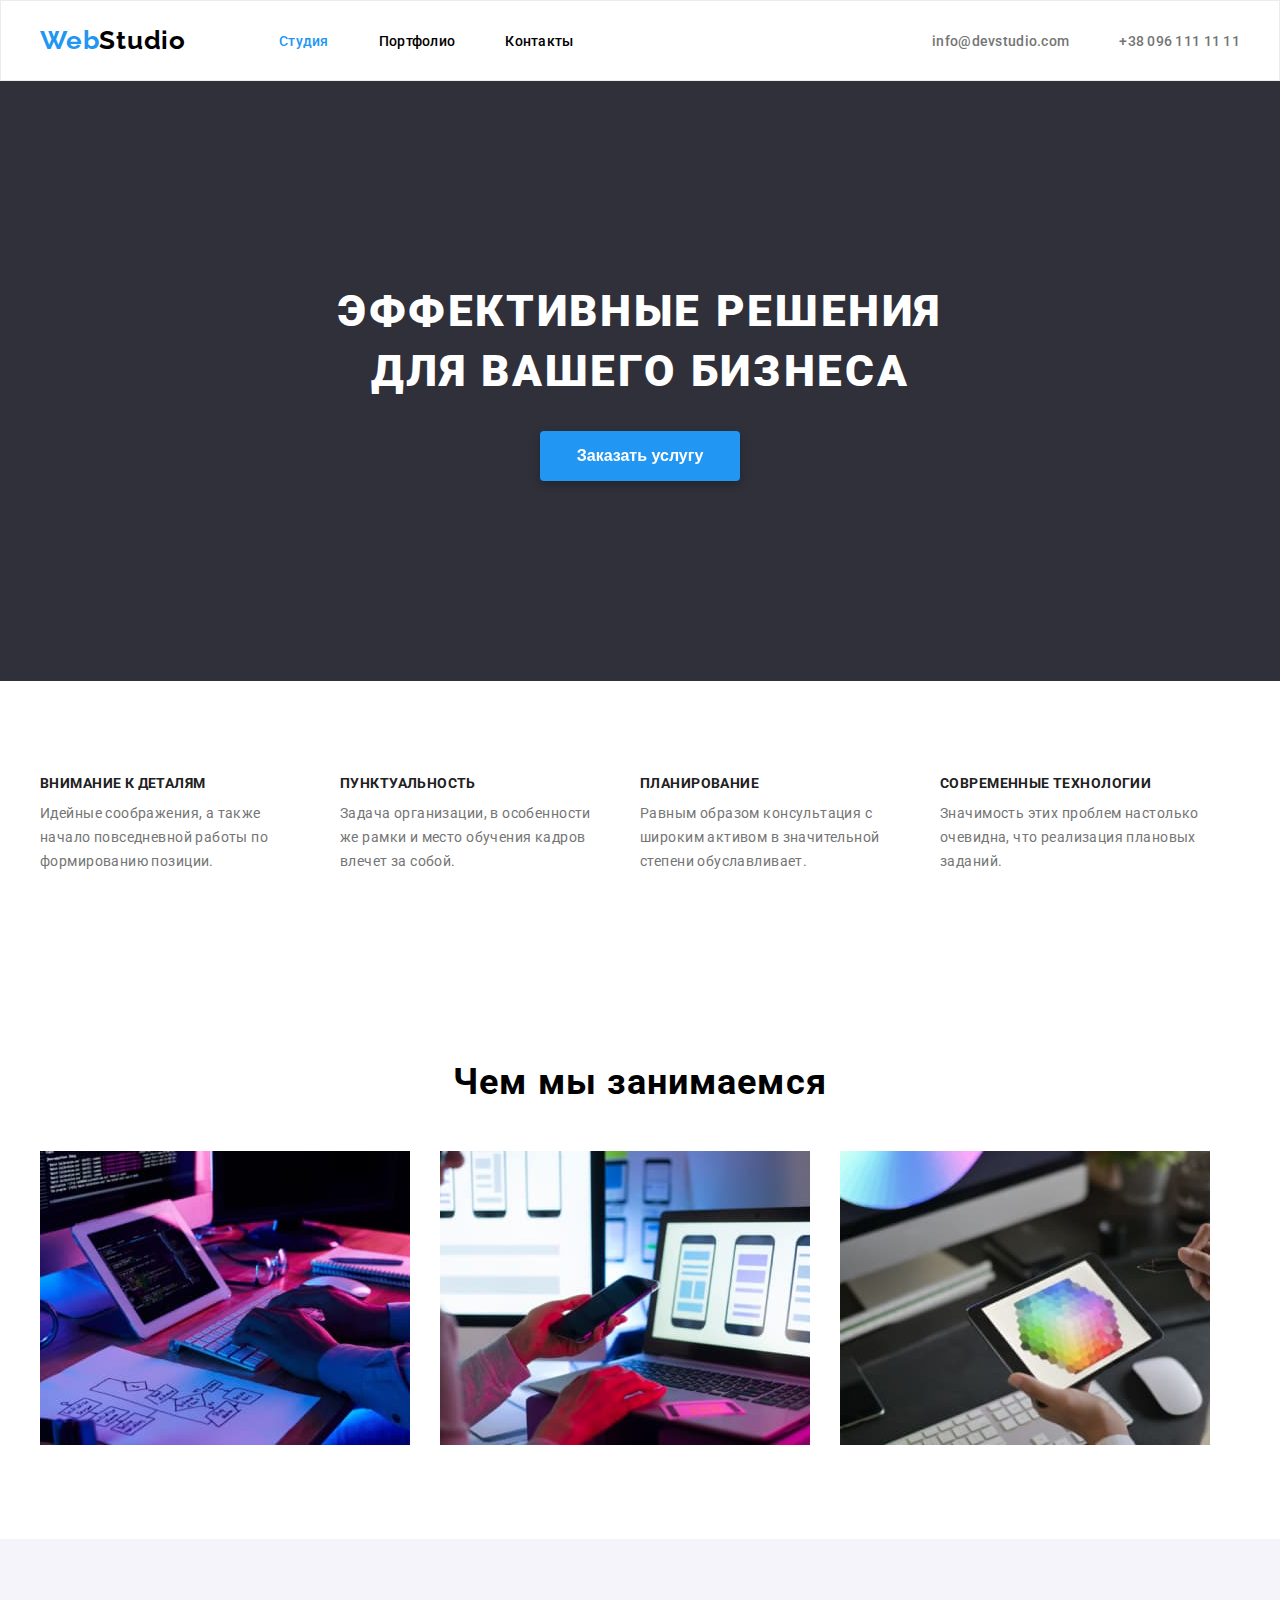
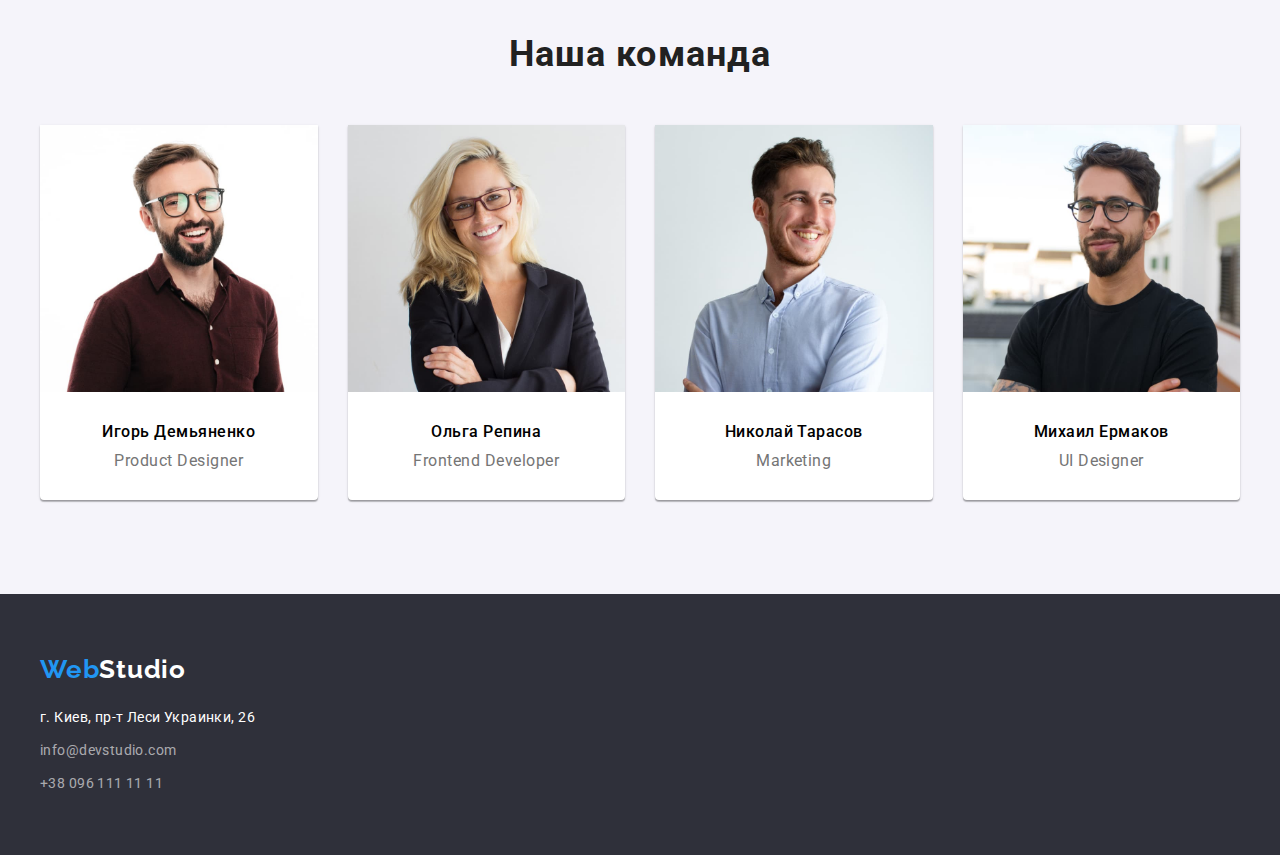
<file: index.html>
<!DOCTYPE html>
<html lang="ru">

<head>
    <meta charset="UTF-8">
    <meta http-equiv="X-UA-Compatible" content="IE=edge">
    <meta name="viewport" content="width=device-width, initial-scale=1.0">
    <link rel="stylesheet" href="./css/studio.css">
    <link rel="preconnect" href="https://fonts.googleapis.com">
    <link rel="preconnect" href="https://fonts.gstatic.com" crossorigin>
    <link href="https://fonts.googleapis.com/css2?family=Raleway:wght@700&family=Roboto:wght@400;500;700;900&display=swap" rel="stylesheet">
    <title>Студия</title>
</head>

<body>
    <!-- Header -->
    <header class="header">
        <div class="container">
            <div class="header__block">
                    <a href="">
                        <p class="headerlogo"><span class="headerrow">Web</span>Studio</p>
                    </a>

                <nav class="header-nav">
                    <ul class="header-list">
                        <li class="header-list__item">
                            <a class="header-list__link studio" href="index.html">Студия</a>
                        </li>

                        <li class="header-list__item">
                            <a class="header-list__link" href="./html/portfolio.html">Портфолио</a>
                        </li>

                        <li class="header-list__item">
                            <a class="header-list__link" href="">Контакты</a>
                        </li>
                    </ul>
                </nav>


                <ul class="contacts-list">
                    <li class="contacts-list__item">
                        <a class="contacts-list__link" href="mailto:info@devstudio.com">
                            info@devstudio.com
                        </a>
                    </li>

                    <li class="contacts-list__item">
                        <a class="contacts-list__link" href="tel:380961111111">
                            +38 096 111 11 11
                        </a>
                    </li>
                </ul>
           </div>
        </div>
    </header>

<main>
    <!-- Order services -->
    <section class="services">
        <h1 class="services__title">ЭФФЕКТИВНЫЕ РЕШЕНИЯ <br/> ДЛЯ ВАШЕГО БИЗНЕСА</h1>
        <button class="services__button" type="button">Заказать услугу</button>
    </section>

    <!-- Skills -->
    <section class="section">
        <div class="container">
            <ul class="skill-list">
                <li class="skill-list__item">
                    <h2 class="skill-list__title">ВНИМАНИЕ К ДЕТАЛЯМ</h2>
                    <p class="skill-list__subtitle">Идейные соображения, а также начало повседневной работы по
                        формированию
                        позиции.
                    </p>
                </li>

                <li class="skill-list__item">
                    <h2 class="skill-list__title">ПУНКТУАЛЬНОСТЬ</h2>
                    <p class="skill-list__subtitle">Задача организации, в особенности же рамки и место обучения
                        кадров
                        влечет за собой.
                    </p>
                </li>

                <li class="skill-list__item">
                    <h2 class="skill-list__title">ПЛАНИРОВАНИЕ</h2>
                    <p class="skill-list__subtitle">Равным образом консультация с широким активом в значительной
                        степени
                        обуславливает.
                    </p>
                </li>

                <li class="skill-list__item">
                    <h2 class="skill-list__title">СОВРЕМЕННЫЕ ТЕХНОЛОГИИ</h2>
                    <p class="skill-list__subtitle">Значимость этих проблем настолько очевидна, что реализация
                        плановых
                        заданий.
                    </p>
                </li>
            </ul>
        </div>
    </section>

    <!-- Our work -->
    <section class="section">
        <div class="container">
            <h3 class="work__title">Чем мы занимаемся</h3>

            <ul class="work-list">
                <li class="work-list__item">
                    <img class="work-list__img" src="./images/programming.jpg" alt="Programming" width="370" height="294">
                </li>

                <li class="work-list__item">
                    <img class="work-list__img" src="./images/adaptive.jpg" alt="Adaptive" width="370" height="294">
                </li>

                <li class="work-list__item">
                    <img class="work-list__img" src="./images/design.jpg" alt="Design" width="370" height="294">
                </li>
            </ul>
        </div>
    </section>

    <!-- Our team -->
    <section class="section team">
        <div class="container">
            <h4 class="team__title">Наша команда</h4>

            <ul class="team-list">
                <li class="team-list__item">
                    <img class="team-list__img" src="./images/igor.jpg" alt="Team member Igor" width="270" height="260">
                    <h5 class="team-list__name">Игорь Демьяненко</h5>
                    <p class="team-list__position">Product Designer</p>
                </li>


                <li class="team-list__item">
                    <img class="team-list__img" src="./images/olga.jpg" alt="Team member Olga" width="270" height="260">
                    <h5 class="team-list__name">Ольга Репина</h5>
                    <p class="team-list__position">Frontend Developer</p>
                </li>

                <li class="team-list__item">
                    <img class="team-list__img" src="./images/kolya.jpg" alt="Team member Nikolay" width="270" height="260">
                    <h5 class="team-list__name">Николай Тарасов</h5>
                    <p class="team-list__position">Marketing</p>
                </li>

                <li class="team-list__item">
                    <img class="team-list__img" src="./images/misha.jpg" alt="Team member Mikhail" width="270" height="260">
                    <h5 class="team-list__name">Михаил Ермаков</h5>
                    <p class="team-list__position">UI Designer</p>
                </li>
            </ul>
        </div>
    </section>
</main>

    <!-- Footer -->
    <footer class="footer">
        <div class="container">
            <a href="">
                <p class="footerlogo">Web<span class="footerrow">Studio</span></p>
            </a>

            <p class="footer__address">г. Киев, пр-т Леси Украинки, 26</p>

            <a class="footer__link" href="mailto:info@devstudio.com">
                info@devstudio.com
            </a>
            <br>
            <a class="footer__link" href="tel:380961111111">
                +38 096 111 11 11
            </a>
        </div>
    </footer>
</body>

</html>
</file>
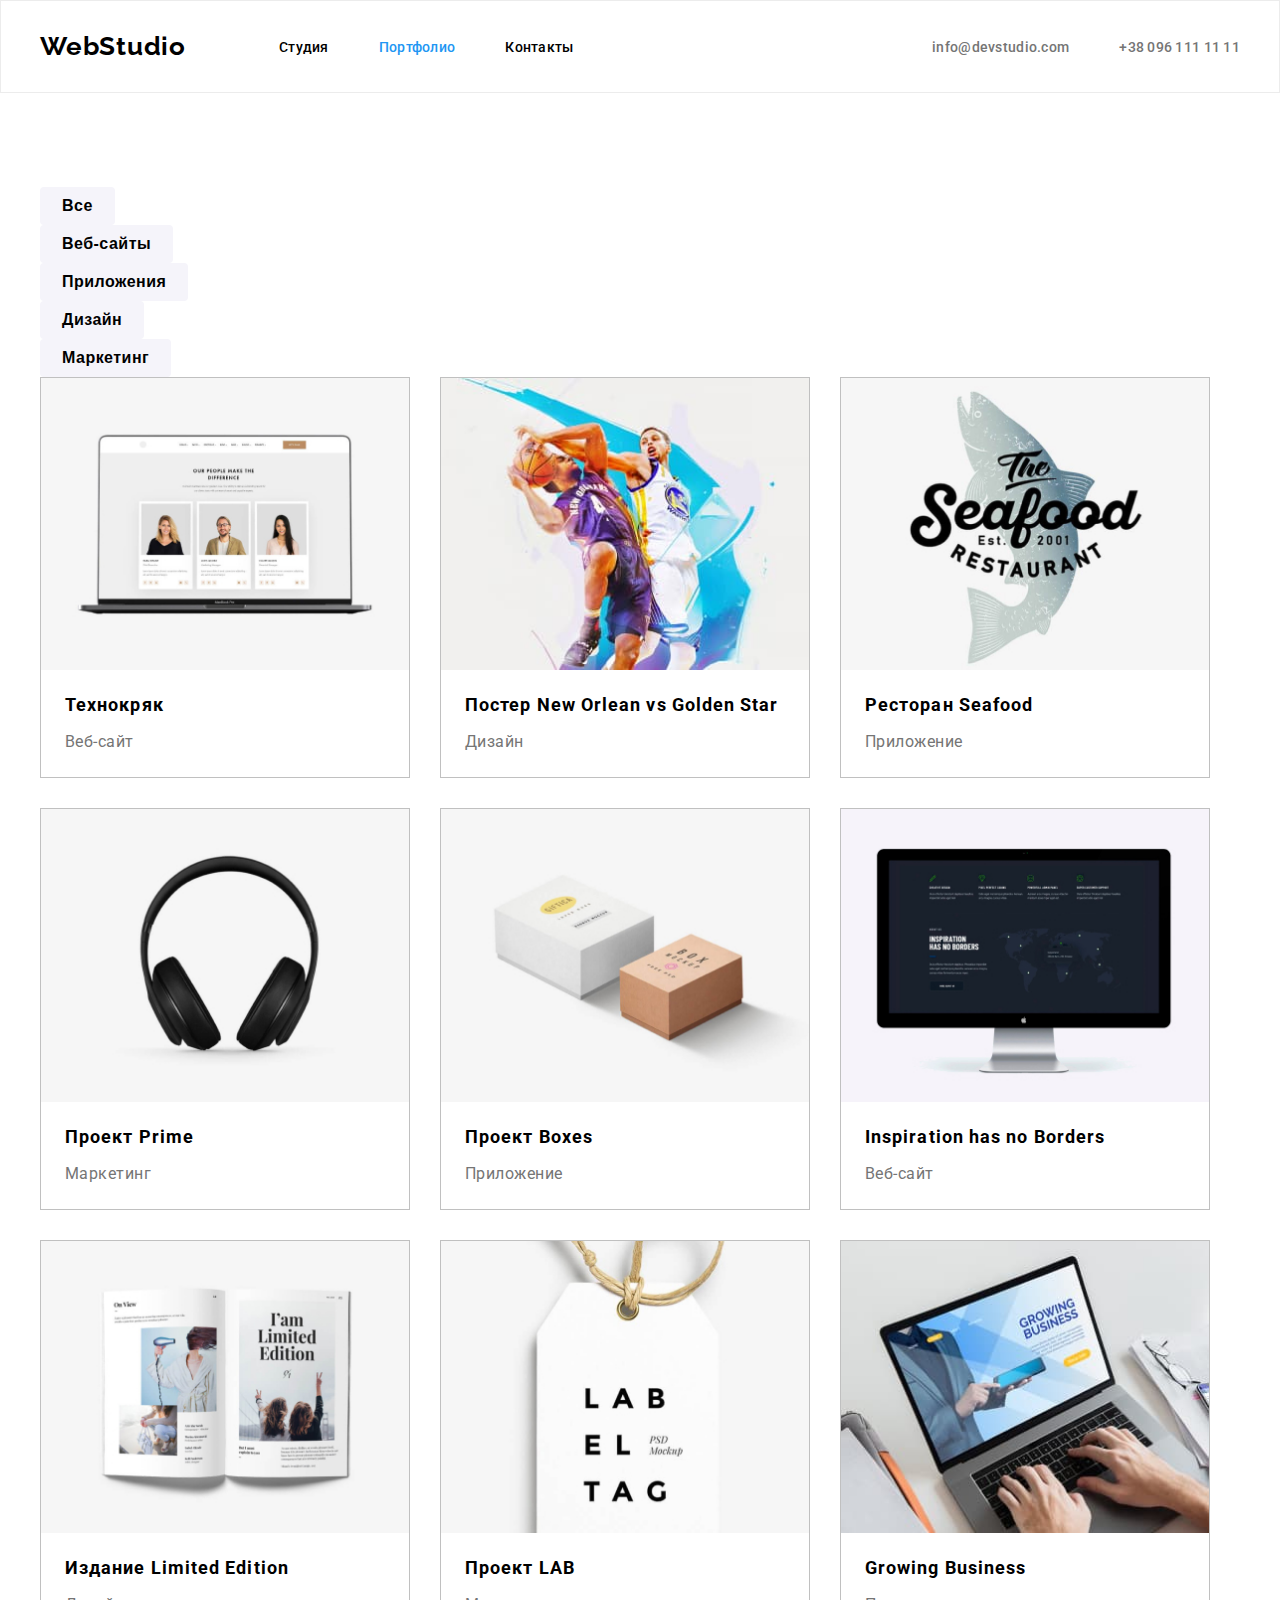
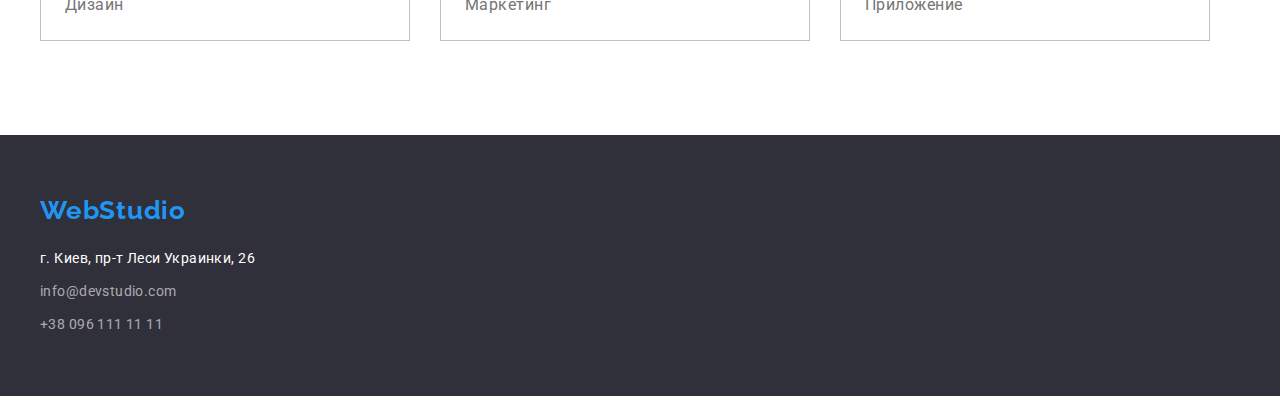
<file: portfolio.html>
<!DOCTYPE html>
<html lang="ru">

<head>
    <meta charset="UTF-8">
    <meta http-equiv="X-UA-Compatible" content="IE=edge">
    <meta name="viewport" content="width=device-width, initial-scale=1.0">
    <link rel="stylesheet" href="./css/portfolio.css">
    <link rel="preconnect" href="https://fonts.googleapis.com">
    <link rel="preconnect" href="https://fonts.gstatic.com" crossorigin>
    <link href="https://fonts.googleapis.com/css2?family=Raleway:wght@700&family=Roboto:wght@400;500;700;900&display=swap" rel="stylesheet">
    <title>Portfolio</title>
</head>

<body>
<main>
    <!-- Header -->
    <header class="header">
        <div class="container">
            <div class="header__block">
                <nav class="header-nav">
                    <a href="">
                        <p class="headerlogo"><span class="headerspan">Web</span>Studio</p>
                    </a>

                    <ul class="header-list">
                        <li class="header-list__item">
                            <a class="header-list__link" href="./studio.html">Студия</a>
                        </li>

                        <li class="header-list__item">
                            <a class="header-list__link portfolio" href="./portfolio.html">Портфолио</a>
                        </li>

                        <li class="header-list__item">
                            <a class="header-list__link" href="">Контакты</a>
                        </li>
                    </ul>
                </nav>


                <ul class="contacts-list">
                    <li class="contacts-list__item">
                        <a class="contacts-list__link" href="mailto:info@devstudio.com">
                            info@devstudio.com
                        </a>
                    </li>

                    <li class="contacts-list__item">
                        <a class="contacts-list__link" href="tel:380961111111">
                            +38 096 111 11 11
                        </a>
                    </li>
                </ul>
           </div>
        </div>
    </header>

    <!-- Gallery -->
    <section class="section">
        <div class="container">

            <ul class="filter">
                <li><button class="filter__button" type="button">Все</button></li>
                <li><button class="filter__button" type="button">Веб-сайты</button></li>
                <li><button class="filter__button" type="button">Приложения</button></li>
                <li><button class="filter__button" type="button">Дизайн</button></li>
                <li><button class="filter__button" type="button">Маркетинг</button></li>
            </ul>

            <ul class="gallery-list">
                <li class="gallery-list__item">
                    <img class="gallery-list__img" src="./images/box1.jpg" alt="Website" width="370" height="294">
                    <h1 class="gallery-list__title">Технокряк</h1>
                    <p class="gallery-list__subtitle">Веб-сайт</p>
                </li>

                <li class="gallery-list__item">
                    <img class="gallery-list__img" src="./images/box2.jpg" alt="Design" width="370" height="294">
                    <h1 class="gallery-list__title">Постер New Orlean vs Golden Star</h1>
                    <p class="gallery-list__subtitle">Дизайн</p>
                </li>

                <li class="gallery-list__item">
                    <img class="gallery-list__img" src="./images/box3.jpg" alt="Application" width="370" height="294">
                    <h1 class="gallery-list__title">Ресторан Seafood</h1>
                    <p class="gallery-list__subtitle">Приложение</p>
                </li>

                <li class="gallery-list__item">
                    <img class="gallery-list__img" src="./images/box4.jpg" alt="Marketing" width="370" height="294">
                    <h1 class="gallery-list__title">Проект Prime</h1>
                    <p class="gallery-list__subtitle">Маркетинг</p>
                </li>

                <li class="gallery-list__item">
                    <img class="gallery-list__img" src="./images/box5.jpg" alt="Application" width="370" height="294">
                    <h1 class="gallery-list__title">Проект Boxes</h1>
                    <p class="gallery-list__subtitle">Приложение</p>
                </li>

                <li class="gallery-list__item">
                    <img class="gallery-list__img" src="./images/box6.jpg" alt="Website" width="370" height="294">
                    <h1 class="gallery-list__title">Inspiration has no Borders</h1>
                    <p class="gallery-list__subtitle">Веб-сайт</p>
                </li>

                <li class="gallery-list__item">
                    <img class="gallery-list__img" src="./images/box7.jpg" alt="Design" width="370" height="294">
                    <h1 class="gallery-list__title">Издание Limited Edition</h1>
                    <p class="gallery-list__subtitle">Дизайн</p>
                </li>

                <li class="gallery-list__item">
                    <img class="gallery-list__img" src="./images/box8.jpg" alt="Marketing" width="370" height="294">
                    <h1 class="gallery-list__title">Проект LAB</h1>
                    <p class="gallery-list__subtitle">Маркетинг</p>
                </li>

                <li class="gallery-list__item">
                    <img class="gallery-list__img" src="./images/box9.jpg" alt="Application" width="370" height="294">
                    <h1 class="gallery-list__title">Growing Business</h1>
                    <p class="gallery-list__subtitle">Приложение</p>
                </li>
            </ul>
        </div>
    </section>

    <!-- Footer -->
    <footer class="footer">
        <div class="container">
            <a href="">
                <p class="footerlogo"><span class="headerspan">Web</span>Studio</p>
            </a>

            <p class="footer__address">г. Киев, пр-т Леси Украинки, 26</p>
            
            <a class="footer__link" href="mailto:info@devstudio.com">info@devstudio.com</a>
            <br>
            <a class="footer__link" href="tel:380961111111">+38 096 111 11 11</a>
        </div>
    </footer>
  </main>
</body>

</html>
</file>
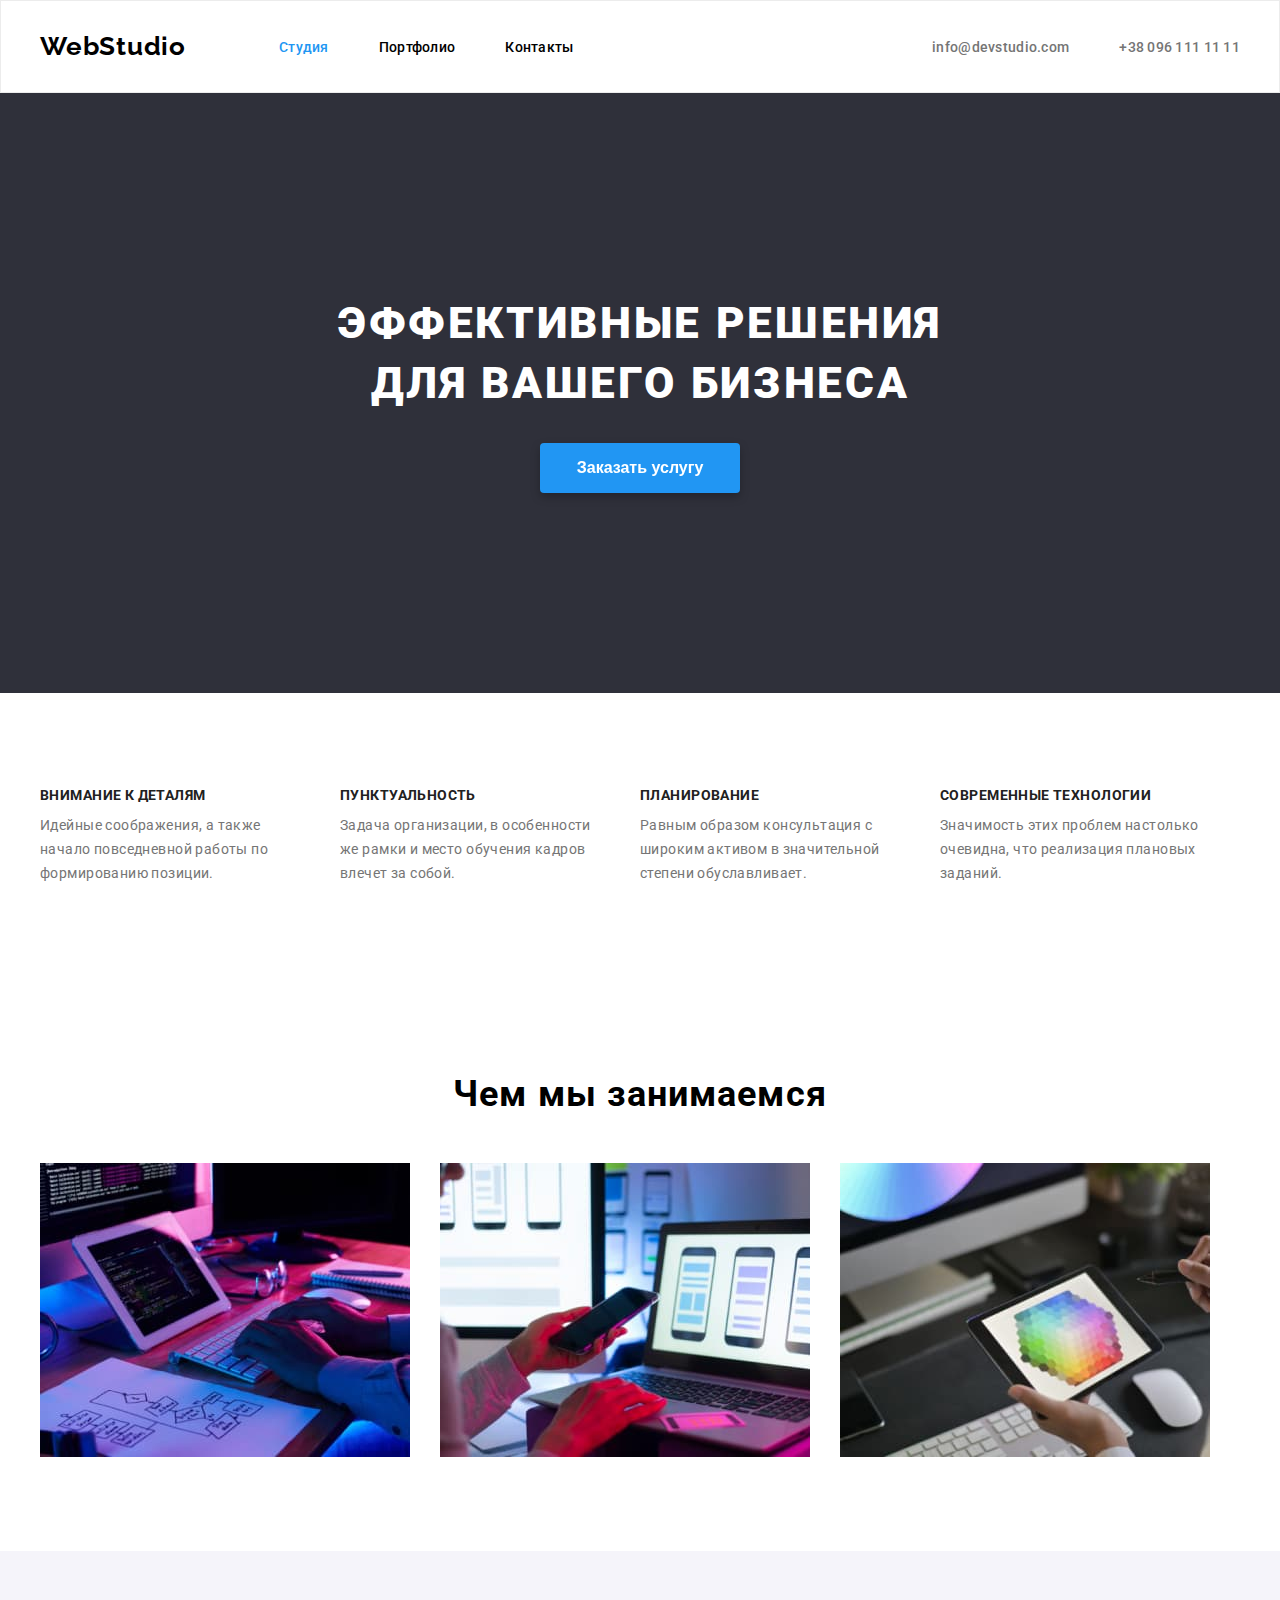
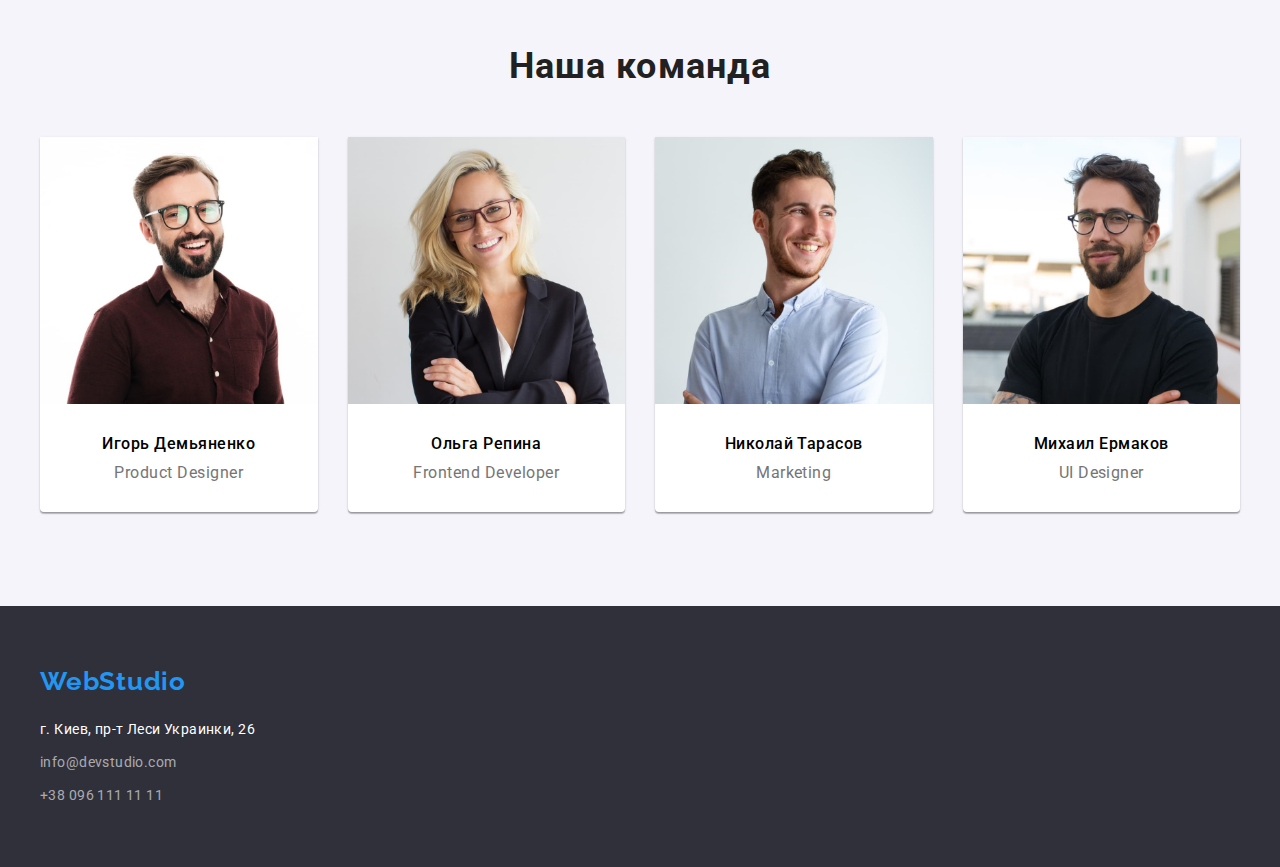
<file: studio.html>
<!DOCTYPE html>
<html lang="ru">

<head>
    <meta charset="UTF-8">
    <meta http-equiv="X-UA-Compatible" content="IE=edge">
    <meta name="viewport" content="width=device-width, initial-scale=1.0">
    <link rel="stylesheet" href="./css/studio.css">
    <link rel="preconnect" href="https://fonts.googleapis.com">
    <link rel="preconnect" href="https://fonts.gstatic.com" crossorigin>
    <link href="https://fonts.googleapis.com/css2?family=Raleway:wght@700&family=Roboto:wght@400;500;700;900&display=swap" rel="stylesheet">
    <title>Студия</title>
</head>

<body>
<main>
    <!-- Header -->
    <header class="header">
        <div class="container">
            <div class="header__block">
                <nav class="header-nav">
                    <a href="">
                        <p class="headerlogo"><span class="headerspan">Web</span>Studio</p>
                    </a>

                    <ul class="header-list">
                        <li class="header-list__item">
                            <a class="header-list__link studio" href="./studio.html">Студия</a>
                        </li>

                        <li class="header-list__item">
                            <a class="header-list__link" href="./portfolio.html">Портфолио</a>
                        </li>

                        <li class="header-list__item">
                            <a class="header-list__link" href="">Контакты</a>
                        </li>
                    </ul>
                </nav>


                <ul class="contacts-list">
                    <li class="contacts-list__item">
                        <a class="contacts-list__link" href="mailto:info@devstudio.com">
                            info@devstudio.com
                        </a>
                    </li>

                    <li class="contacts-list__item">
                        <a class="contacts-list__link" href="tel:380961111111">
                            +38 096 111 11 11
                        </a>
                    </li>
                </ul>
           </div>
        </div>
    </header>

    <!-- Order services -->
    <section class="section services">
        <h1 class="services__title">ЭФФЕКТИВНЫЕ РЕШЕНИЯ <br> ДЛЯ ВАШЕГО БИЗНЕСА</h1>
        <button class="services__button" type="button">Заказать услугу</button>
    </section>

    <!-- Skills -->
    <section class="section">
        <div class="container">
            <ul class="skill-list">
                <li class="skill-list__item">
                    <h2 class="skill-list__title">ВНИМАНИЕ К ДЕТАЛЯМ</h2>
                    <p class="skill-list__subtitle">Идейные соображения, а также начало повседневной работы по
                        формированию
                        позиции.
                    </p>
                </li>

                <li class="skill-list__item">
                    <h2 class="skill-list__title">ПУНКТУАЛЬНОСТЬ</h2>
                    <p class="skill-list__subtitle">Задача организации, в особенности же рамки и место обучения
                        кадров
                        влечет за собой.
                    </p>
                </li>

                <li class="skill-list__item">
                    <h2 class="skill-list__title">ПЛАНИРОВАНИЕ</h2>
                    <p class="skill-list__subtitle">Равным образом консультация с широким активом в значительной
                        степени
                        обуславливает.
                    </p>
                </li>

                <li class="skill-list__item">
                    <h2 class="skill-list__title">СОВРЕМЕННЫЕ ТЕХНОЛОГИИ</h2>
                    <p class="skill-list__subtitle">Значимость этих проблем настолько очевидна, что реализация
                        плановых
                        заданий.
                    </p>
                </li>
            </ul>
        </div>
    </section>

    <!-- Our work -->
    <section class="section">
        <div class="container">
            <h3 class="work__title">Чем мы занимаемся</h3>

            <ul class="work-list">
                <li class="work-list__item">
                    <img class="work-list__img" src="./images/programming.jpg" alt="Programming" width="370" height="294">
                </li>

                <li class="work-list__item">
                    <img class="work-list__img" src="./images/adaptive.jpg" alt="Adaptive" width="370" height="294">
                </li>

                <li class="work-list__item">
                    <img class="work-list__img" src="./images/design.jpg" alt="Design" width="370" height="294">
                </li>
            </ul>
        </div>
    </section>

    <!-- Our team -->
    <section class="section team">
        <div class="container">
            <h4 class="team__title">Наша команда</h4>

            <ul class="team-list">
                <li class="team-list__item">
                    <img class="team-list__img" src="./images/igor.jpg" alt="Team member Igor" width="270" height="260">
                    <h5 class="team-list__name">Игорь Демьяненко</h5>
                    <p class="team-list__position">Product Designer</p>
                </li>


                <li class="team-list__item">
                    <img class="team-list__img" src="./images/olga.jpg" alt="Team member Olga" width="270" height="260">
                    <h5 class="team-list__name">Ольга Репина</h5>
                    <p class="team-list__position">Frontend Developer</p>
                </li>

                <li class="team-list__item">
                    <img class="team-list__img" src="./images/kolya.jpg" alt="Team member Nikolay" width="270" height="260">
                    <h5 class="team-list__name">Николай Тарасов</h5>
                    <p class="team-list__position">Marketing</p>
                </li>

                <li class="team-list__item">
                    <img class="team-list__img" src="./images/misha.jpg" alt="Team member Mikhail" width="270" height="260">
                    <h5 class="team-list__name">Михаил Ермаков</h5>
                    <p class="team-list__position">UI Designer</p>
                </li>
            </ul>
        </div>
    </section>

    <!-- Footer -->
    <footer class="footer">
        <div class="container">
            <a href="">
                <p class="footerlogo"><span class="headerspan">Web</span>Studio</p>
            </a>

            <p class="footer__address">г. Киев, пр-т Леси Украинки, 26</p>

            <a class="footer__link" href="mailto:info@devstudio.com">
                info@devstudio.com
            </a>
            <br>
            <a class="footer__link" href="tel:380961111111">
                +38 096 111 11 11
            </a>
        </div>
    </footer>
</main>
</body>

</html>
</file>
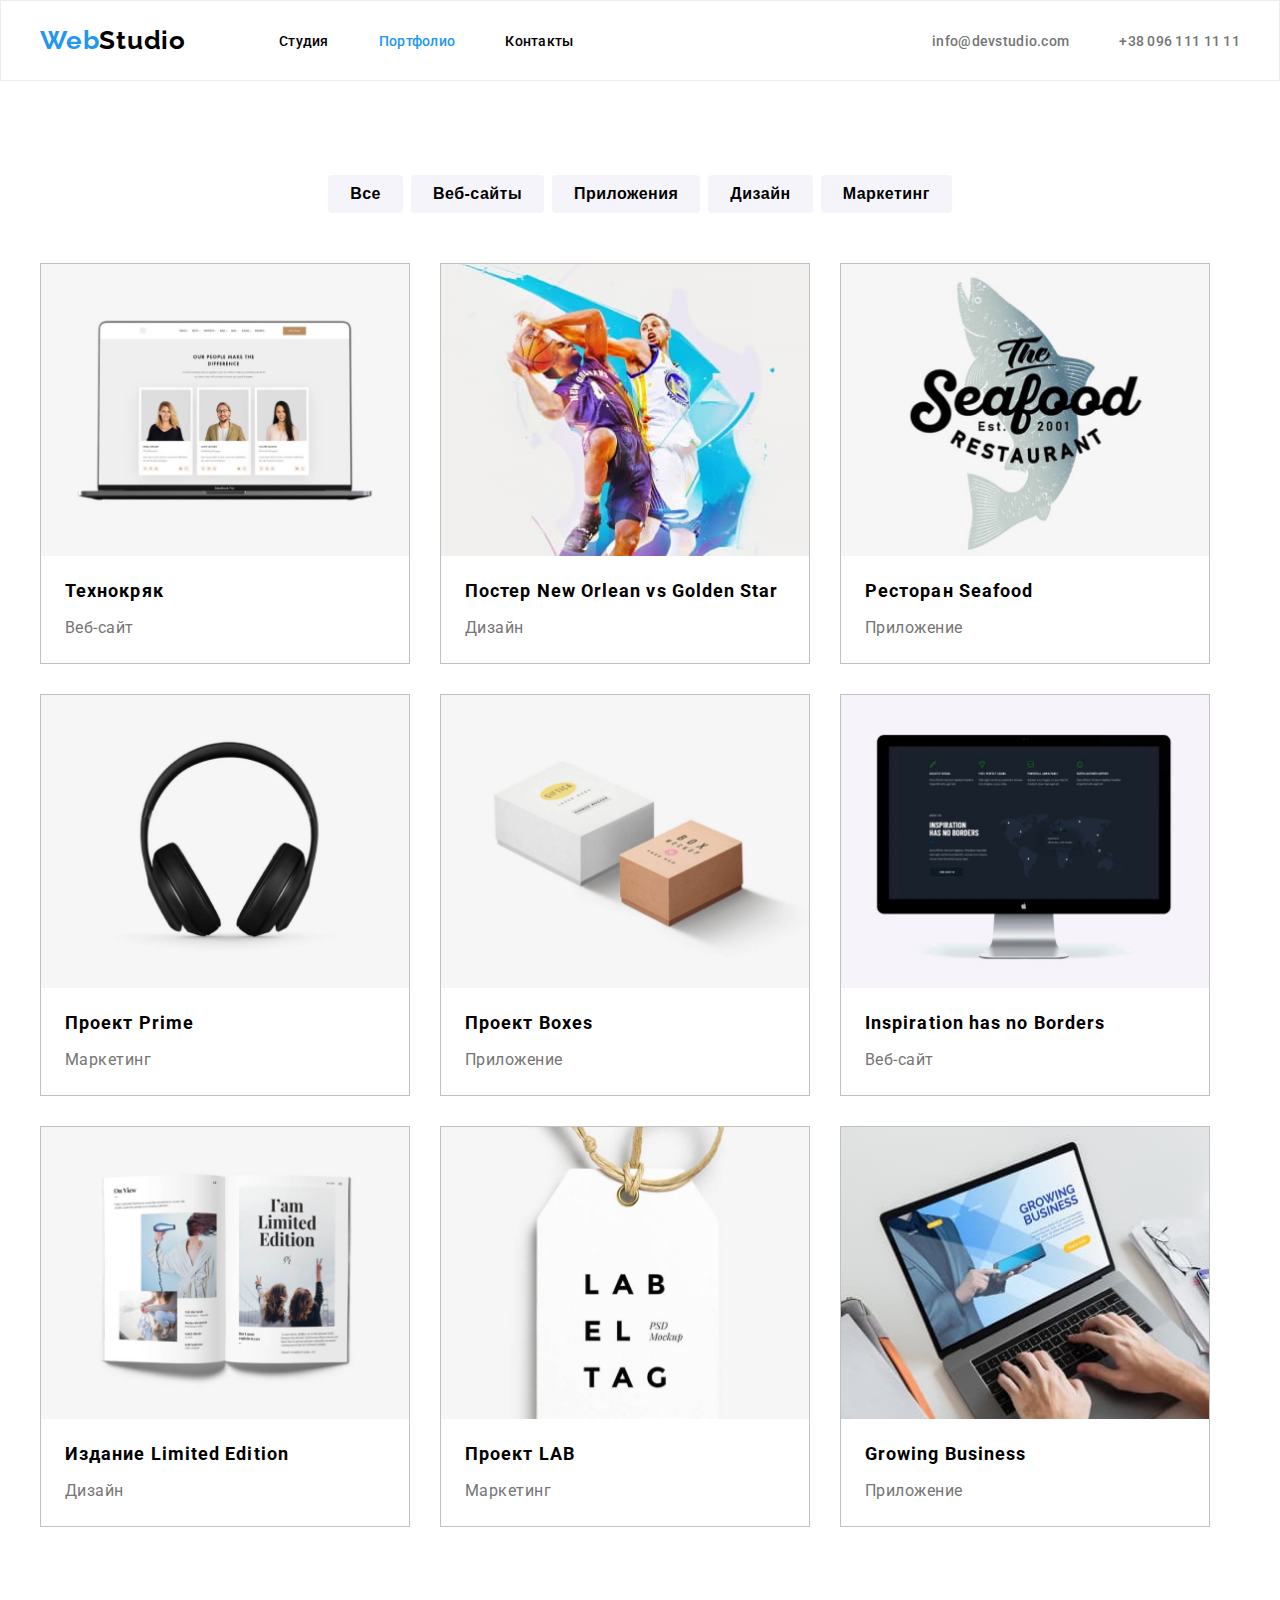
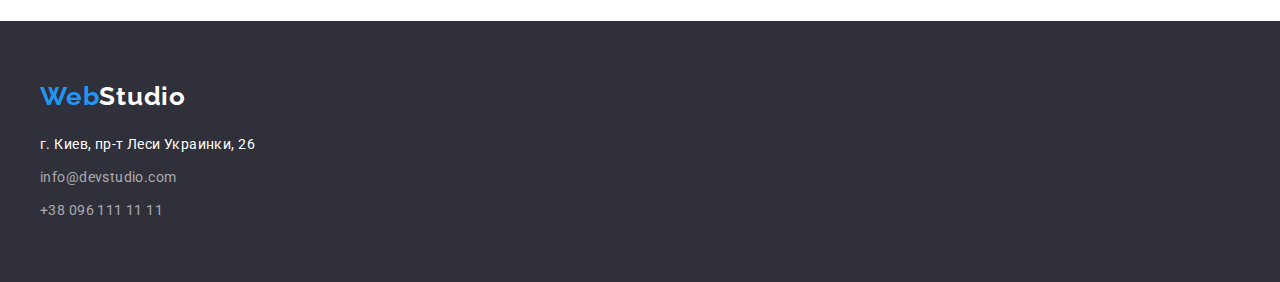
<file: html/portfolio.html>
<!DOCTYPE html>
<html lang="ru">

<head>
    <meta charset="UTF-8">
    <meta http-equiv="X-UA-Compatible" content="IE=edge">
    <meta name="viewport" content="width=device-width, initial-scale=1.0">
    <link rel="stylesheet" href="../css/portfolio.css">
    <link rel="preconnect" href="https://fonts.googleapis.com">
    <link rel="preconnect" href="https://fonts.gstatic.com" crossorigin>
    <link href="https://fonts.googleapis.com/css2?family=Raleway:wght@700&family=Roboto:wght@400;500;700;900&display=swap" rel="stylesheet">
    <title>Портфолио</title>
</head>

<body>
       <!-- Header -->
       <header class="header">
        <div class="container">
            <div class="header__block">
                    <a href="">
                        <p class="headerlogo"><span class="headerrow">Web</span>Studio</p>
                    </a>

                <nav class="header-nav">
                    <ul class="header-list">
                        <li class="header-list__item">
                            <a class="header-list__link" href="../index.html">Студия</a>
                        </li>

                        <li class="header-list__item">
                            <a class="header-list__link portfolio" href="./portfolio.html">Портфолио</a>
                        </li>

                        <li class="header-list__item">
                            <a class="header-list__link" href="">Контакты</a>
                        </li>
                    </ul>
                </nav>


                <ul class="contacts-list">
                    <li class="contacts-list__item">
                        <a class="contacts-list__link" href="mailto:info@devstudio.com">
                            info@devstudio.com
                        </a>
                    </li>

                    <li class="contacts-list__item">
                        <a class="contacts-list__link" href="tel:380961111111">
                            +38 096 111 11 11
                        </a>
                    </li>
                </ul>
           </div>
        </div>
    </header>
<main>
    
    <!-- Gallery -->
    <section class="section">
        <div class="container">
            <ul class="filter-list">
                <li class="filter-list__item"><button class="filter__button" type="button">Все</button></li>
                <li class="filter-list__item"><button class="filter__button" type="button">Веб-сайты</button></li>
                <li class="filter-list__item"><button class="filter__button" type="button">Приложения</button></li>
                <li class="filter-list__item"><button class="filter__button" type="button">Дизайн</button></li>
                <li class="filter-list__item"><button class="filter__button" type="button">Маркетинг</button></li>
            </ul>

            <ul class="gallery-list">
                <li class="gallery-list__item">
                    <a href="">
                        <img class="gallery-list__img" src="../images/box1.jpg" alt="Website" width="370" height="294">
                        <h1 class="gallery-list__title">Технокряк</h1>
                        <p class="gallery-list__subtitle">Веб-сайт</p>
                    </a>
                </li>

                <li class="gallery-list__item">
                    <a href="">
                        <img class="gallery-list__img" src="../images/box2.jpg" alt="Design" width="370" height="294">
                        <h1 class="gallery-list__title">Постер New Orlean vs Golden Star</h1>
                        <p class="gallery-list__subtitle">Дизайн</p>
                    </a>
                </li>

                <li class="gallery-list__item">
                    <a href="">
                        <img class="gallery-list__img" src="../images/box3.jpg" alt="Application" width="370" height="294">
                        <h1 class="gallery-list__title">Ресторан Seafood</h1>
                       <p class="gallery-list__subtitle">Приложение</p>
                    </a>
                </li>

                <li class="gallery-list__item">
                    <a href="">
                        <img class="gallery-list__img" src="../images/box4.jpg" alt="Marketing" width="370" height="294">
                        <h1 class="gallery-list__title">Проект Prime</h1>
                        <p class="gallery-list__subtitle">Маркетинг</p>
                    </a>
                </li>

                <li class="gallery-list__item">
                   <a href="">
                        <img class="gallery-list__img" src="../images/box5.jpg" alt="Application" width="370" height="294">
                        <h1 class="gallery-list__title">Проект Boxes</h1>
                        <p class="gallery-list__subtitle">Приложение</p>
                   </a>
                </li>

                <li class="gallery-list__item">
                    <a href="">
                        <img class="gallery-list__img" src="../images/box6.jpg" alt="Website" width="370" height="294">
                        <h1 class="gallery-list__title">Inspiration has no Borders</h1>
                        <p class="gallery-list__subtitle">Веб-сайт</p>
                    </a>
                </li>

                <li class="gallery-list__item">
                    <a href="">
                        <img class="gallery-list__img" src="../images/box7.jpg" alt="Design" width="370" height="294">
                        <h1 class="gallery-list__title">Издание Limited Edition</h1>
                        <p class="gallery-list__subtitle">Дизайн</p>
                    </a>
                </li>

                <li class="gallery-list__item">
                    <a href="">
                        <img class="gallery-list__img" src="../images/box8.jpg" alt="Marketing" width="370" height="294">
                        <h1 class="gallery-list__title">Проект LAB</h1>
                        <p class="gallery-list__subtitle">Маркетинг</p>
                    </a>
                </li>

                <li class="gallery-list__item">
                    <a href="">
                        <img class="gallery-list__img" src="../images/box9.jpg" alt="Application" width="370" height="294">
                        <h1 class="gallery-list__title">Growing Business</h1>
                        <p class="gallery-list__subtitle">Приложение</p>
                    </a>
                </li>
            </ul>
        </div>
    </section>

</main>
    <!-- Footer -->
    <footer class="footer">
        <div class="container">
            <a href="">
                <p class="footerlogo">Web<span class="footerrow">Studio</span></p>
            </a>

            <p class="footer__address">г. Киев, пр-т Леси Украинки, 26</p>

            <a class="footer__link" href="mailto:info@devstudio.com">
                info@devstudio.com
            </a>
            <br>
            <a class="footer__link" href="tel:380961111111">
                +38 096 111 11 11
            </a>
        </div>
    </footer>
</body>
</html>
</file>
<file: css/studio.css>
* {
  box-sizing: border-box;
  margin: 0;
  padding: 0;
}

body {
  font-family: Roboto, sans-serif;
}

/* Global style */

.container {
  max-width: 1230px;
  padding-left: 15px;
  padding-right: 15px;
  margin: 0 auto;
}

a:hover,
a:focus {
  color: #2196f3;
}

a {
  text-decoration: none;
  transition: 300ms;
}

li {
  list-style: none;
}

.section {
  padding: 94px 0px;
}

/* Scrollbar */

::-webkit-scrollbar {
  width: 10px;
}

::-webkit-scrollbar-thumb {
  border-radius: 5px;
}
 
body::-webkit-scrollbar-thumb {
  background-color: #2196f3;
}

/* Header */

.header {
  border: 1px solid #ECECEC;
}

.header__block {
  display: flex;
  align-items: center;
}

.header-nav {
  display: flex;
  align-items: center;
  margin: 30px 0px;
}

.headerlogo {
  font-family: Raleway, sans-serif;
  color: #000;
  font-weight: 700;
  font-size: 26px;
  line-height: 31px;
  letter-spacing: 0.03em;
}

.headerrow {
  color: #2196f3;
}

.header-list {
  display: flex;
  margin-left: 93px;
}

.header-list__item {
  margin-right: 50px;
  align-items: center;
}

.header-list__link {
  color: #000;
  font-weight: 500;
  font-size: 14px;
  line-height: 16px;
  padding: 10px 0px;
  letter-spacing: 0.02em;
}

.studio {
  color: #2196f3;
}

.header-list__item:last-child {
  margin-right: 0;
}

.contacts-list {
  display: flex;
  margin-left: auto;

  color: #757575;
  line-height: 16px;
}

.contacts-list__item:first-child {
  margin-right: 50px;
}

.contacts-list__link {
  color: #757575;
  font-weight: 500;
  font-size: 14px;
  line-height: 16%;
  letter-spacing: 0.02em;
  padding: 10px 0px;
}

/* Order service */

.services {
  background-color: #2F303A;
  padding: 200px 0px;
  text-align: center;
}

.services__title {
  margin-bottom: 30px;
  text-align: center;

  font-weight: 900;
  font-size: 44px;
  line-height: 60px;
  letter-spacing: 0.06em;
  color: #FFFFFF;
}

.services__button {
  width: 200px;
  height: 50px;
  text-align: center;

  color: #fff;
  background-color: #2196f3;
  border: 0;
  border-radius: 4px;
  transition: 300ms;

  cursor: pointer;
  font-weight: 700;
  font-size: 16px;
  filter: drop-shadow(0px 4px 4px rgba(0, 0, 0, 0.25));
}

.services__button:hover {
  background-color: #006fc9;
  transition: 300ms;
}

.services__button:focus {
  background-color: #188CE8;
}

/* Skills */

.skill-list {
  display: flex;
}

.skill-list__item {
  margin-right: 30px;
  width: 270px;
}

.skill-list__item:last-child {
  margin-right: 0;
}

.skill-list__title {
  font-weight: 700;
  font-size: 14px;
  line-height: 16px;
  letter-spacing: 0.03em;
  color: #212121;
  margin-bottom: 10px;
}

.skill-list__subtitle {
  font-weight: 400;
  font-size: 14px;
  line-height: 24px;
  letter-spacing: 0.03em;
  color: #757575;
}

/* Our work */

.work {
  margin-bottom: 80px;
}

.work__title {
  text-align: center;

  color: #000;

  font-weight: 700;
  font-size: 36px;
  line-height: 43px;
  letter-spacing: 0.03em;
  margin-bottom: 47px;
}

.work-list {
  display: flex;
}

.work-list__item {
  margin-right: 30px;
}

.work-list__item:last-child {
  margin-right: 0;
}

.work-list__img {
  display: block;
  max-width: 100%;
  height: auto;
}

/* Our team */

.team {
  background-color: #f5f4fa;
}

.team__title {
  font-weight: 700;
  font-size: 36px;
  line-height: 42px;
  text-align: center;
  letter-spacing: 0.03em;
  color: #212121;
  margin-bottom: 50px;
}

.team-list {
  display: flex;
}

.team-list__item {
  box-shadow: 0px 1px 3px rgba(0, 0, 0, 0.12), 0px 1px 1px rgba(0, 0, 0, 0.14),
    0px 2px 1px rgba(0, 0, 0, 0.2);
  border-radius: 0px 0px 4px 4px;
  background-color: #fff;
  margin-right: 30px;
  width: 25%;
}

.team-list__item:last-child {
  margin-right: 0;
}

.team-list__img {
  height: auto;
  display: block;
  width: 100%;
}

.team-list__name,
.team-list__position {
  font-size: 16px;
  line-height: 19px;
  letter-spacing: 0.03em;
  text-align: center;
}

.team-list__name {
  font-weight: 500;
  margin-top: 30px;
  margin-bottom: 10px;
}

.team-list__position {
  color: #757575;
  margin-bottom: 30px;
}

/* Footer */

.footer {
  padding: 60px 0px;
  background-color: #2f303a;
}

.footerlogo {
  font-family: Raleway, sans-serif;
  font-weight: 700;
  font-size: 26px;
  line-height: 31px;
  letter-spacing: 0.03em;
  color: #2196F3;
}

.footerrow {
  color: #ffffff;
}

.footer__address {
  font-weight: 400;
  font-size: 14px;
  line-height: 24px;
  letter-spacing: 0.03em;
  color: #FFFFFF;
  margin-top: 20px;
}

.footer__link {
  display: inline-block;
  font-weight: 400;
  font-size: 14px;
  line-height: 24px;
  letter-spacing: 0.03em;
  color: rgba(255, 255, 255, 0.6);
  margin-top: 9px;
}
</file>
<file: css/portfolio.css>
* {
  box-sizing: border-box;
  margin: 0;
  padding: 0;
}

body {
  font-family: Roboto, sans-serif;
}

/* Global style */

.container {
  max-width: 1230px;
  padding-left: 15px;
  padding-right: 15px;
  margin: 0 auto;
}

a:hover,
a:focus {
  color: #2196f3;
}

a {
  text-decoration: none;
  transition: 300ms;
}

li {
  list-style: none;
}

.section {
  padding: 94px 0px;
}

/* Scrollbar */

::-webkit-scrollbar {
  width: 10px;
}

::-webkit-scrollbar-thumb {
  border-radius: 5px;
}
 
body::-webkit-scrollbar-thumb {
  background-color: #2196f3;
}

/* Header */

.header {
  border: 1px solid #ECECEC;
}

.header__block {
  display: flex;
  align-items: center;
}

.header-nav {
  display: flex;
  align-items: center;
  margin: 30px 0px;
}

.headerlogo {
  font-family: Raleway, sans-serif;
  color: #000;
  font-weight: 700;
  font-size: 26px;
  line-height: 31px;
  letter-spacing: 0.03em;
}

.headerrow {
  color: #2196f3;
}

.header-list {
  display: flex;
  margin-left: 93px;
}

.header-list__item {
  margin-right: 50px;
  align-items: center;
}

.header-list__link {
  color: #000;
  font-weight: 500;
  font-size: 14px;
  line-height: 16px;
  padding: 10px 0px;
  letter-spacing: 0.02em;
}

.portfolio {
  color: #2196f3;
}

.header-list__item:last-child {
  margin-right: 0;
}

.contacts-list {
  display: flex;
  margin-left: auto;

  color: #757575;
  line-height: 16px;
}

.contacts-list__item:first-child {
  margin-right: 50px;
}

.contacts-list__link {
  color: #757575;
  font-weight: 500;
  font-size: 14px;
  line-height: 16%;
  letter-spacing: 0.02em;
  padding: 10px 0px;
}

/* Filter */

.filter-list {
  display: flex;
  justify-content: center;
  margin-bottom: 50px;
}

.filter-list__item {
  margin-right: 8px;
}

.filter-list__item:last-child {
  margin-right: 0px;
}

.filter__button {
  transition: 300ms;
  padding: 6px 22px;
  color: #000;
  border-radius: 4px;
  cursor: pointer;
  background-color: #f5f4fa;
  font-weight: 600;
  font-size: 16px;
  line-height: 26px;
  letter-spacing: 0.03em;
  border: none;
}

.filter__button:hover {
  background-color: #2196F3;
  transition: 300ms;
  color: #fff;
  box-shadow: 0px 3px 1px rgba(0, 0, 0, 0.1), 0px 1px 2px rgba(0, 0, 0, 0.08);
}

.filter__button:focus {
  background-color: #188CE8;
}

/* Gallery */

.gallery-list {
  display: flex;
  flex-wrap: wrap;
}

.gallery-list__item {
  border: solid 1px silver;
  margin-bottom: 30px;
  margin-right: 30px;
  width: 370px;
}

.gallery-list__item:nth-child(3n) {
  margin-right: 0;
}

.gallery-list__item:nth-last-child(-n + 3) {
  margin-bottom: 0;
}

.gallery-list__img {
  display: block;
  max-width: 100%;
  height: auto;
}

.gallery-list__title {
  font-weight: 700;
  font-size: 18px;
  line-height: 36px;
  letter-spacing: 0.06em;
  color: #000000;
  margin-left: 24px;
  margin-top: 17px;
  margin-bottom: 4px;
}

.gallery-list__subtitle {
  color: #757575;
  font-size: 16px;
  line-height: 30px;
  letter-spacing: 0.03em;
  margin-left: 24px;
  margin-bottom: 20px;
}

/* Footer */

.footer {
  padding: 60px 0px;
  background-color: #2f303a;
}

.footerlogo {
  font-family: Raleway, sans-serif;
  font-weight: 700;
  font-size: 26px;
  line-height: 31px;
  letter-spacing: 0.03em;
  color: #2196F3;
}

.footerrow {
  color: #ffffff;
}

.footer__address {
  font-weight: 400;
  font-size: 14px;
  line-height: 24px;
  letter-spacing: 0.03em;
  color: #FFFFFF;
  margin-top: 20px;
}

.footer__link {
  display: inline-block;
  font-weight: 400;
  font-size: 14px;
  line-height: 24px;
  letter-spacing: 0.03em;
  color: rgba(255, 255, 255, 0.6);
  margin-top: 9px;
}
</file>
